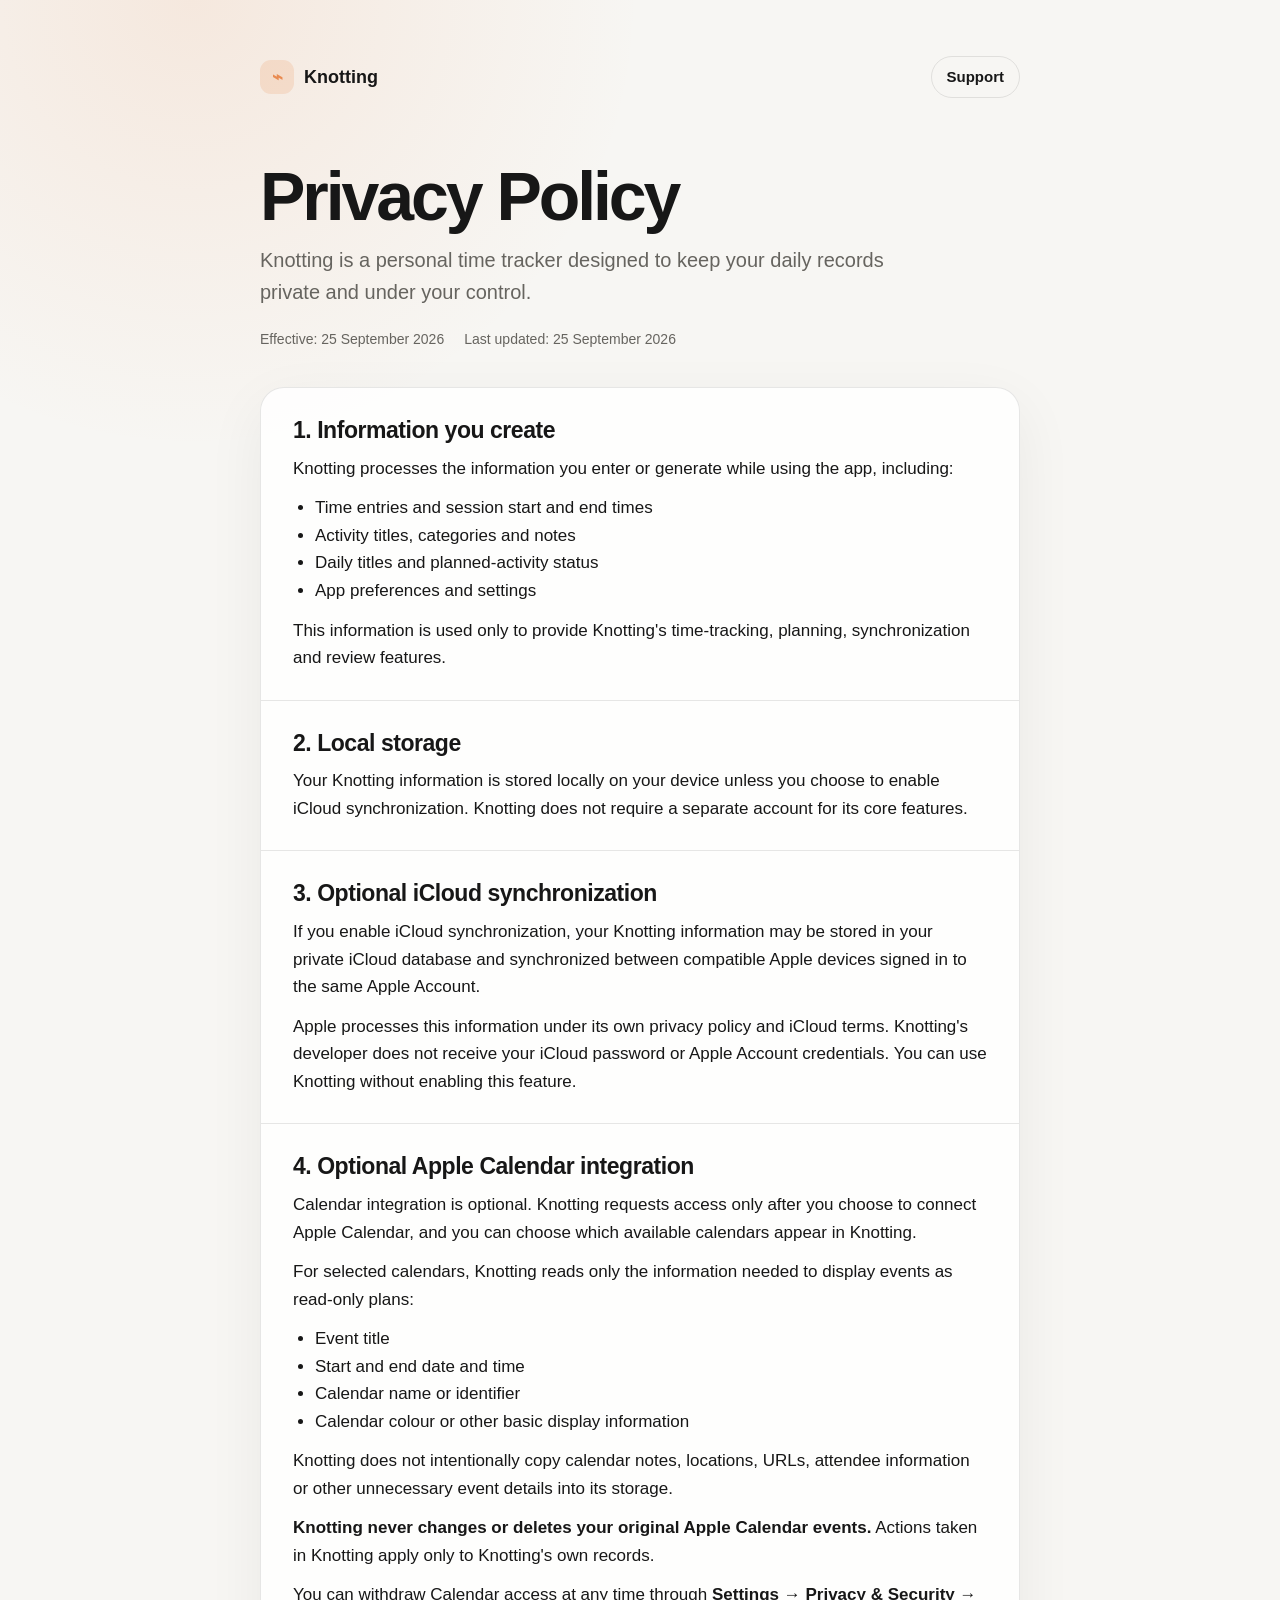
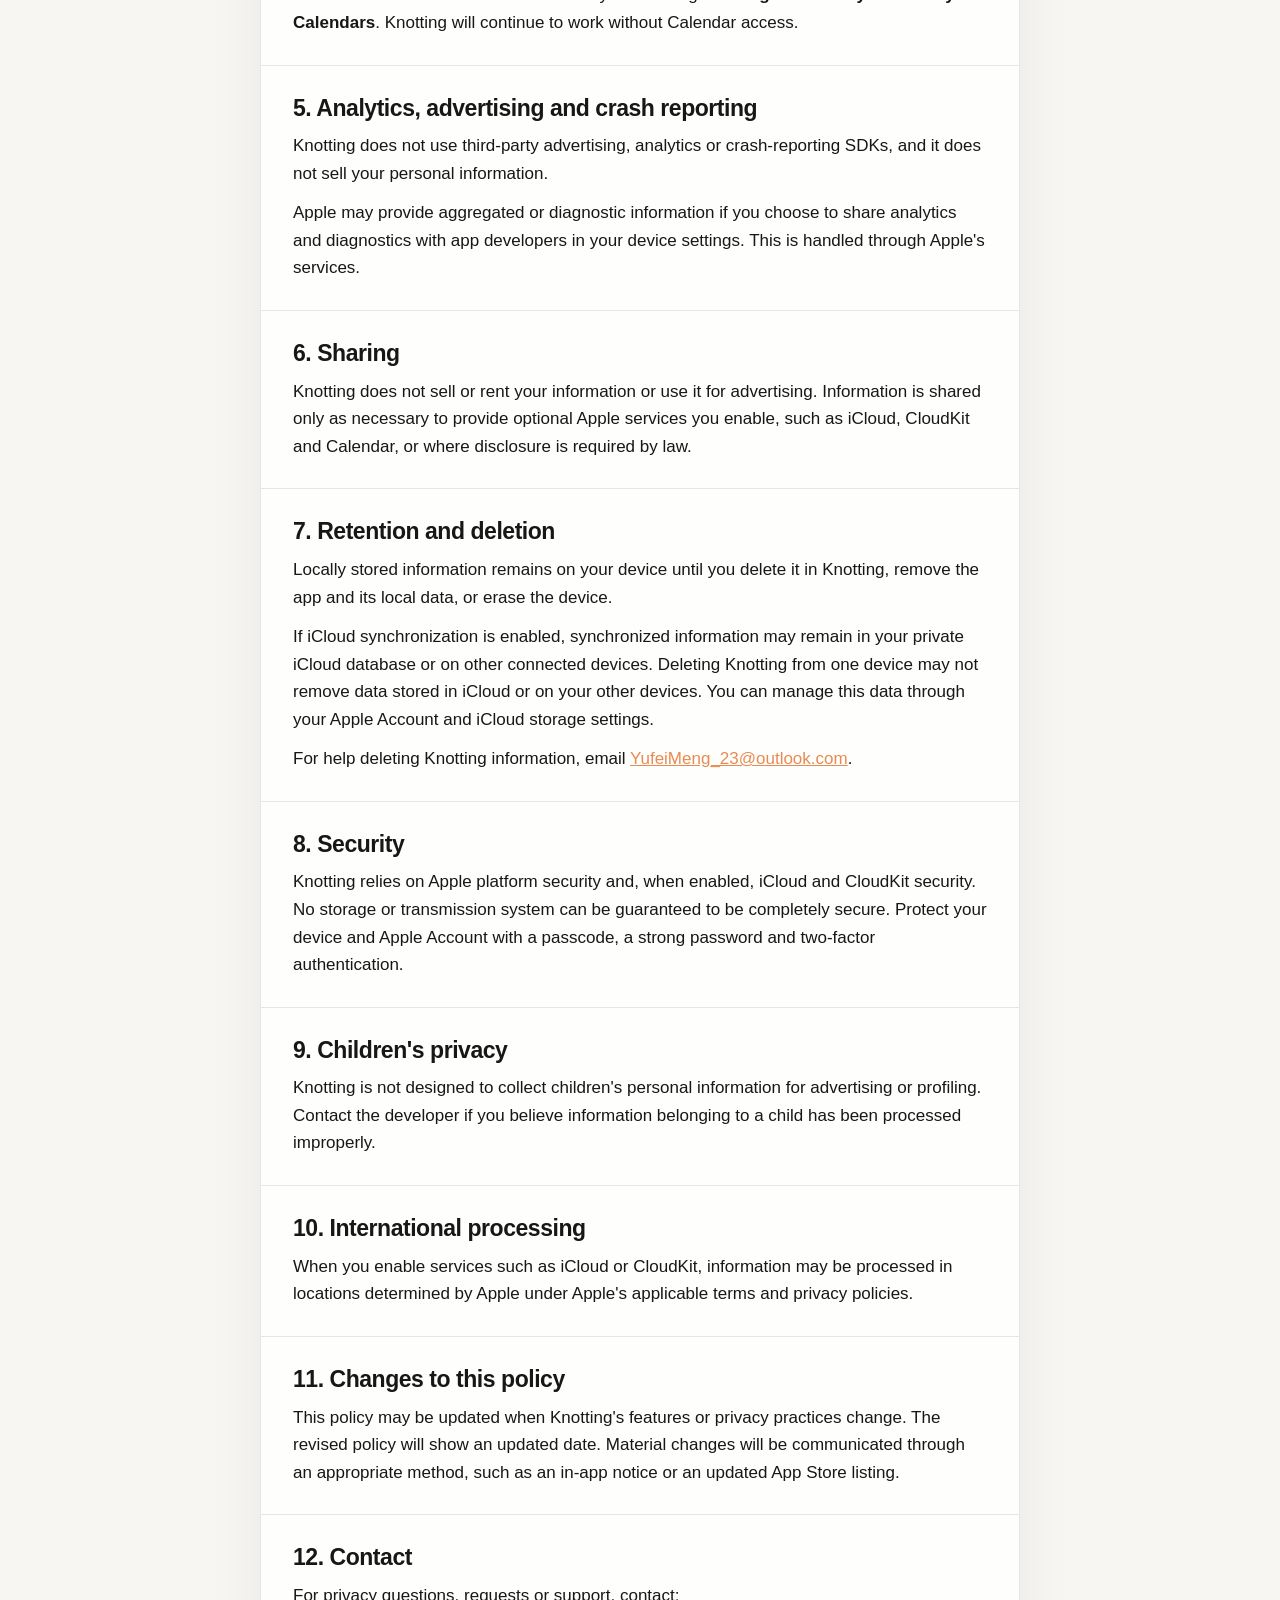
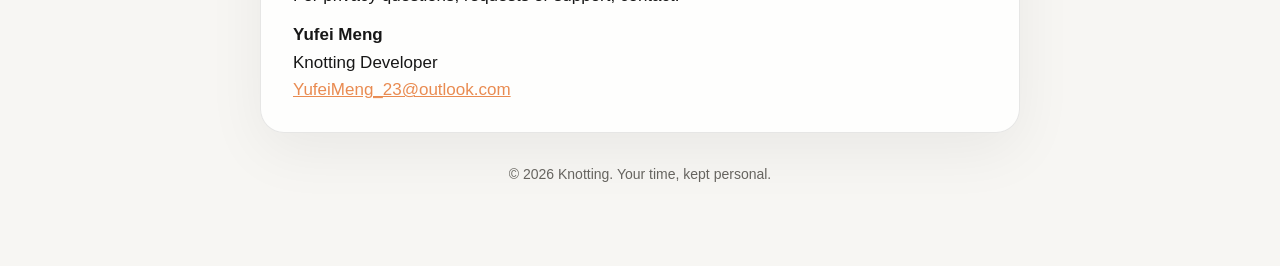
<file: index.html>
<!doctype html>
<html lang="en">
<head>
  <meta charset="utf-8">
  <meta name="viewport" content="width=device-width, initial-scale=1">
  <meta name="description" content="Privacy information for Knotting, a visual time tracker for Apple devices.">
  <title>Knotting — Privacy</title>
  <link rel="stylesheet" href="styles.css">
</head>
<body>
  <main>
    <nav class="topbar" aria-label="Primary navigation">
      <a class="brand" href="./" aria-label="Knotting privacy">
        <span class="mark" aria-hidden="true">⌁</span>
        <span>Knotting</span>
      </a>
      <a class="nav-link" href="support/">Support</a>
    </nav>

    <header>
      <h1>Privacy Policy</h1>
      <p class="intro">Knotting is a personal time tracker designed to keep your daily records private and under your control.</p>
      <div class="metadata">
        <span>Effective: 25 September 2026</span>
        <span>Last updated: 25 September 2026</span>
      </div>
    </header>

    <article>
      <section>
        <h2>1. Information you create</h2>
        <p>Knotting processes the information you enter or generate while using the app, including:</p>
        <ul>
          <li>Time entries and session start and end times</li>
          <li>Activity titles, categories and notes</li>
          <li>Daily titles and planned-activity status</li>
          <li>App preferences and settings</li>
        </ul>
        <p>This information is used only to provide Knotting's time-tracking, planning, synchronization and review features.</p>
      </section>

      <section>
        <h2>2. Local storage</h2>
        <p>Your Knotting information is stored locally on your device unless you choose to enable iCloud synchronization. Knotting does not require a separate account for its core features.</p>
      </section>

      <section>
        <h2>3. Optional iCloud synchronization</h2>
        <p>If you enable iCloud synchronization, your Knotting information may be stored in your private iCloud database and synchronized between compatible Apple devices signed in to the same Apple Account.</p>
        <p>Apple processes this information under its own privacy policy and iCloud terms. Knotting's developer does not receive your iCloud password or Apple Account credentials. You can use Knotting without enabling this feature.</p>
      </section>

      <section>
        <h2>4. Optional Apple Calendar integration</h2>
        <p>Calendar integration is optional. Knotting requests access only after you choose to connect Apple Calendar, and you can choose which available calendars appear in Knotting.</p>
        <p>For selected calendars, Knotting reads only the information needed to display events as read-only plans:</p>
        <ul>
          <li>Event title</li>
          <li>Start and end date and time</li>
          <li>Calendar name or identifier</li>
          <li>Calendar colour or other basic display information</li>
        </ul>
        <p>Knotting does not intentionally copy calendar notes, locations, URLs, attendee information or other unnecessary event details into its storage.</p>
        <p><strong>Knotting never changes or deletes your original Apple Calendar events.</strong> Actions taken in Knotting apply only to Knotting's own records.</p>
        <p>You can withdraw Calendar access at any time through <strong>Settings → Privacy &amp; Security → Calendars</strong>. Knotting will continue to work without Calendar access.</p>
      </section>

      <section>
        <h2>5. Analytics, advertising and crash reporting</h2>
        <p>Knotting does not use third-party advertising, analytics or crash-reporting SDKs, and it does not sell your personal information.</p>
        <p>Apple may provide aggregated or diagnostic information if you choose to share analytics and diagnostics with app developers in your device settings. This is handled through Apple's services.</p>
      </section>

      <section>
        <h2>6. Sharing</h2>
        <p>Knotting does not sell or rent your information or use it for advertising. Information is shared only as necessary to provide optional Apple services you enable, such as iCloud, CloudKit and Calendar, or where disclosure is required by law.</p>
      </section>

      <section>
        <h2>7. Retention and deletion</h2>
        <p>Locally stored information remains on your device until you delete it in Knotting, remove the app and its local data, or erase the device.</p>
        <p>If iCloud synchronization is enabled, synchronized information may remain in your private iCloud database or on other connected devices. Deleting Knotting from one device may not remove data stored in iCloud or on your other devices. You can manage this data through your Apple Account and iCloud storage settings.</p>
        <p>For help deleting Knotting information, email <a href="mailto:YufeiMeng_23@outlook.com">YufeiMeng_23@outlook.com</a>.</p>
      </section>

      <section>
        <h2>8. Security</h2>
        <p>Knotting relies on Apple platform security and, when enabled, iCloud and CloudKit security. No storage or transmission system can be guaranteed to be completely secure. Protect your device and Apple Account with a passcode, a strong password and two-factor authentication.</p>
      </section>

      <section>
        <h2>9. Children's privacy</h2>
        <p>Knotting is not designed to collect children's personal information for advertising or profiling. Contact the developer if you believe information belonging to a child has been processed improperly.</p>
      </section>

      <section>
        <h2>10. International processing</h2>
        <p>When you enable services such as iCloud or CloudKit, information may be processed in locations determined by Apple under Apple's applicable terms and privacy policies.</p>
      </section>

      <section>
        <h2>11. Changes to this policy</h2>
        <p>This policy may be updated when Knotting's features or privacy practices change. The revised policy will show an updated date. Material changes will be communicated through an appropriate method, such as an in-app notice or an updated App Store listing.</p>
      </section>

      <section>
        <h2>12. Contact</h2>
        <p>For privacy questions, requests or support, contact:</p>
        <p><strong>Yufei Meng</strong><br>Knotting Developer<br><a href="mailto:YufeiMeng_23@outlook.com">YufeiMeng_23@outlook.com</a></p>
      </section>
    </article>

    <footer>© 2026 Knotting. Your time, kept personal.</footer>
  </main>
</body>
</html>
</file>
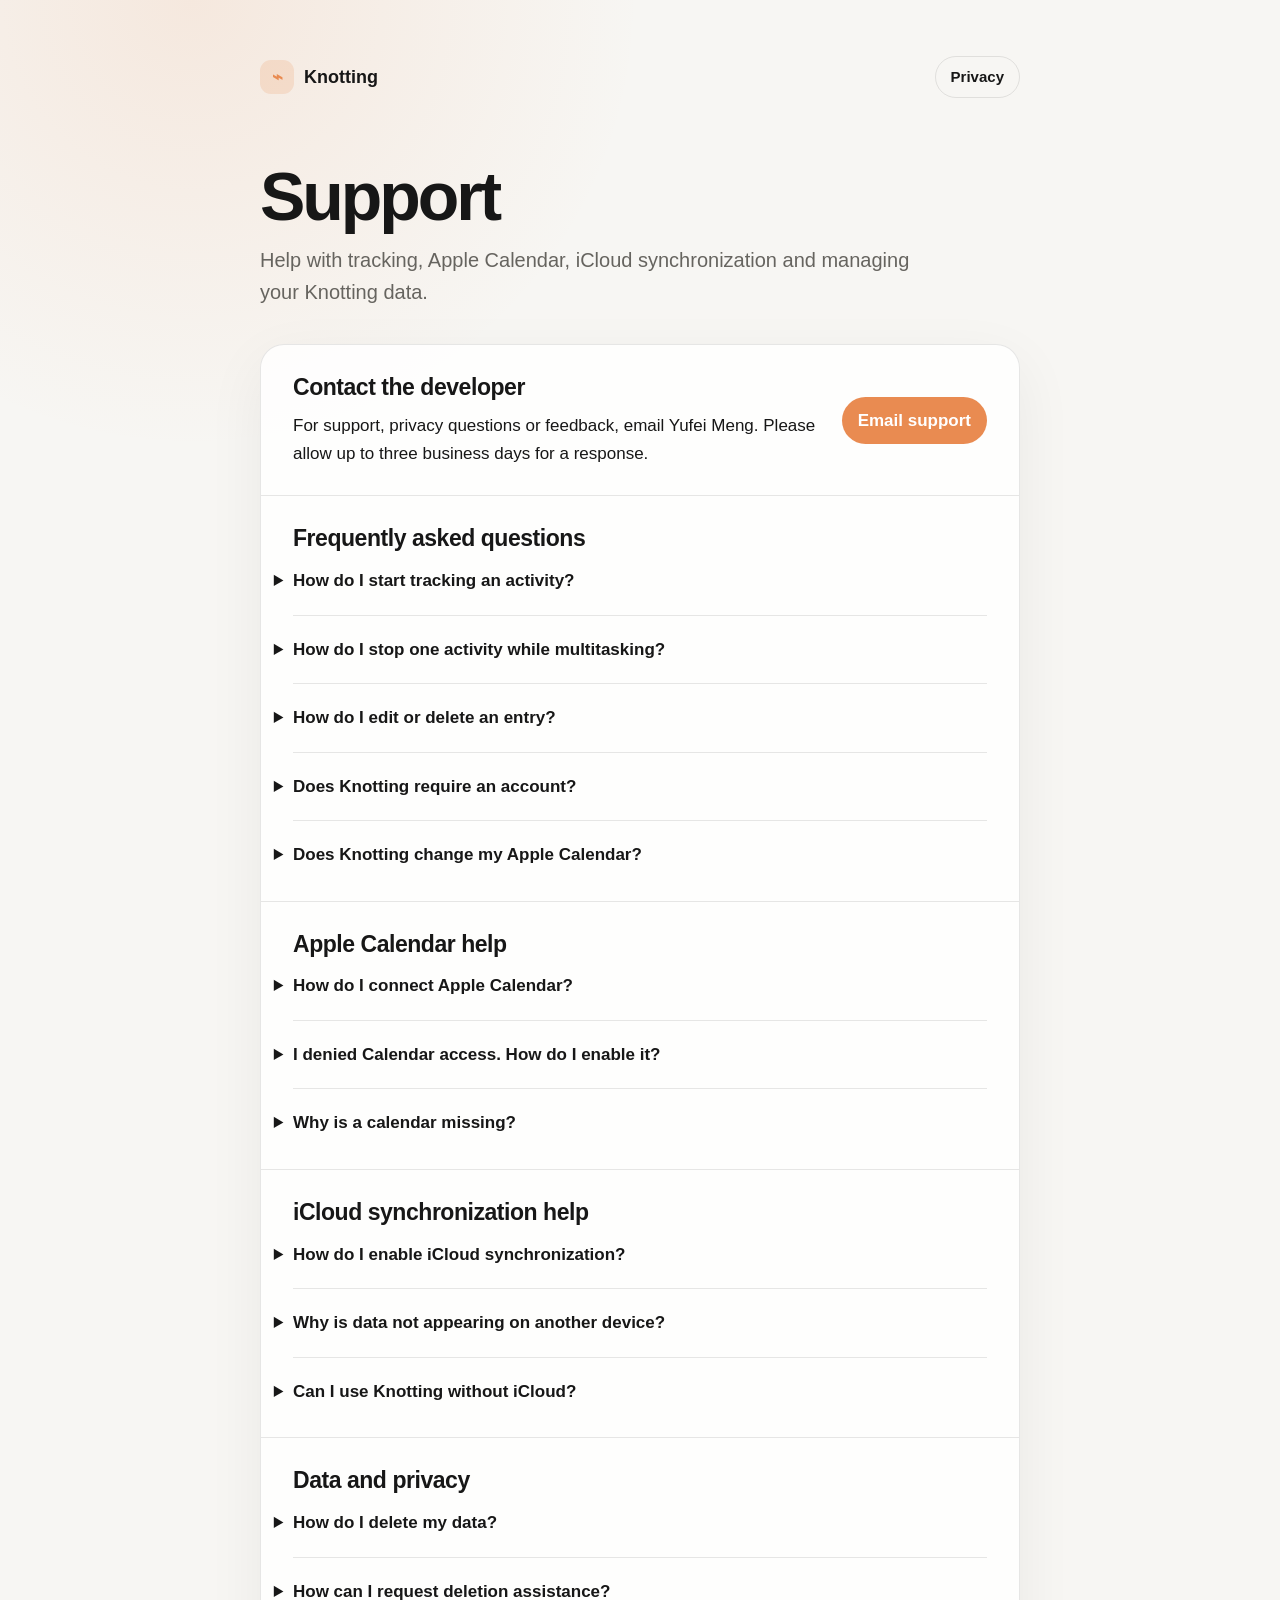
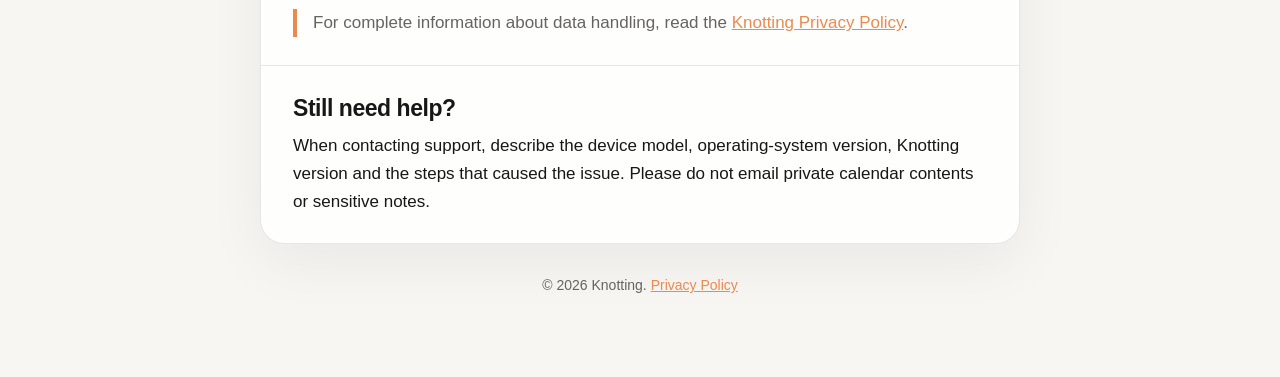
<file: support/index.html>
<!doctype html>
<html lang="en">
<head>
  <meta charset="utf-8">
  <meta name="viewport" content="width=device-width, initial-scale=1">
  <meta name="description" content="Help, frequently asked questions and contact information for Knotting.">
  <title>Knotting — Support</title>
  <link rel="stylesheet" href="../styles.css">
</head>
<body>
  <main>
    <nav class="topbar" aria-label="Primary navigation">
      <a class="brand" href="../" aria-label="Knotting privacy">
        <span class="mark" aria-hidden="true">⌁</span>
        <span>Knotting</span>
      </a>
      <a class="nav-link" href="../">Privacy</a>
    </nav>

    <header>
      <h1>Support</h1>
      <p class="intro">Help with tracking, Apple Calendar, iCloud synchronization and managing your Knotting data.</p>
    </header>

    <article>
      <section class="contact-card">
        <div>
          <h2>Contact the developer</h2>
          <p>For support, privacy questions or feedback, email Yufei Meng. Please allow up to three business days for a response.</p>
        </div>
        <a href="mailto:YufeiMeng_23@outlook.com?subject=Knotting%20Support">Email support</a>
      </section>

      <section>
        <h2>Frequently asked questions</h2>

        <details>
          <summary>How do I start tracking an activity?</summary>
          <p>Open Today and tap Start, choose an activity, optionally enter a title, and begin the timer. When multitasking, use the add-activity control to start another activity alongside the current one.</p>
        </details>

        <details>
          <summary>How do I stop one activity while multitasking?</summary>
          <p>Tap the live activity on the timeline to open its details, then stop that activity. Use Stop all only when you want to finish every active timer.</p>
        </details>

        <details>
          <summary>How do I edit or delete an entry?</summary>
          <p>Tap its block on the daily timeline. From the entry editor, you can update its activity, title, note, start time or end time, or delete the entry.</p>
        </details>

        <details>
          <summary>Does Knotting require an account?</summary>
          <p>No. Core tracking works without a separate Knotting account. Optional iCloud synchronization uses the Apple Account already signed in on your device.</p>
        </details>

        <details>
          <summary>Does Knotting change my Apple Calendar?</summary>
          <p>No. Calendar events are displayed as read-only plans. Starting or completing one in Knotting creates or updates only Knotting's own record; the original calendar event is never changed or deleted.</p>
        </details>
      </section>

      <section>
        <h2>Apple Calendar help</h2>

        <details>
          <summary>How do I connect Apple Calendar?</summary>
          <p>In Knotting, open the add menu, select Apple Calendar, review the explanation and choose Connect. After granting access, choose the calendars you want to show.</p>
        </details>

        <details>
          <summary>I denied Calendar access. How do I enable it?</summary>
          <ol>
            <li>Open the Settings app on your device.</li>
            <li>Go to Privacy &amp; Security → Calendars.</li>
            <li>Select Knotting and allow the requested access.</li>
            <li>Return to Knotting and reconnect or refresh your calendars.</li>
          </ol>
        </details>

        <details>
          <summary>Why is a calendar missing?</summary>
          <p>Confirm that the calendar is enabled in Apple Calendar and included in Knotting's selected-calendar list. If it still does not appear, verify Calendar permission in Settings and restart Knotting.</p>
        </details>
      </section>

      <section>
        <h2>iCloud synchronization help</h2>

        <details>
          <summary>How do I enable iCloud synchronization?</summary>
          <p>Make sure your device is signed in to iCloud, iCloud Drive is enabled, and Knotting is allowed to use iCloud. Then enable synchronization from Knotting's Sync settings.</p>
        </details>

        <details>
          <summary>Why is data not appearing on another device?</summary>
          <ul>
            <li>Confirm both devices use the same Apple Account.</li>
            <li>Confirm iCloud Drive and Knotting's iCloud access are enabled on both devices.</li>
            <li>Connect both devices to the internet and open Knotting.</li>
            <li>Allow a few minutes for the first synchronization.</li>
            <li>Check that your iCloud storage is not full.</li>
          </ul>
        </details>

        <details>
          <summary>Can I use Knotting without iCloud?</summary>
          <p>Yes. iCloud synchronization is optional. Without it, your Knotting records remain stored locally on the device where you created them.</p>
        </details>
      </section>

      <section>
        <h2>Data and privacy</h2>

        <details>
          <summary>How do I delete my data?</summary>
          <p>You can delete individual entries and activities within Knotting. If iCloud synchronization is enabled, deletions may synchronize to your other devices. Removing the app from one device may not remove data stored in your private iCloud database or on other devices.</p>
        </details>

        <details>
          <summary>How can I request deletion assistance?</summary>
          <p>Email <a href="mailto:YufeiMeng_23@outlook.com?subject=Knotting%20Data%20Deletion">YufeiMeng_23@outlook.com</a> with the subject “Knotting Data Deletion.” Because Knotting does not operate a separate user-account database, support may guide you through removing local or private iCloud data on your devices.</p>
        </details>

        <p class="note">For complete information about data handling, read the <a href="../">Knotting Privacy Policy</a>.</p>
      </section>

      <section>
        <h2>Still need help?</h2>
        <p>When contacting support, describe the device model, operating-system version, Knotting version and the steps that caused the issue. Please do not email private calendar contents or sensitive notes.</p>
      </section>
    </article>

    <footer>© 2026 Knotting. <a href="../">Privacy Policy</a></footer>
  </main>
</body>
</html>
</file>
<file: styles.css>
:root {
  color-scheme: light dark;
  --accent: #e98b51;
  --page: #f7f6f3;
  --card: rgba(255, 255, 255, 0.82);
  --text: #171717;
  --muted: #66645f;
  --line: rgba(23, 23, 23, 0.1);
}

@media (prefers-color-scheme: dark) {
  :root {
    --page: #111110;
    --card: rgba(31, 30, 28, 0.9);
    --text: #f5f3ef;
    --muted: #aaa69f;
    --line: rgba(255, 255, 255, 0.12);
  }
}

* { box-sizing: border-box; }

html { scroll-behavior: smooth; }

body {
  margin: 0;
  background:
    radial-gradient(circle at 15% 0%, color-mix(in srgb, var(--accent) 13%, transparent), transparent 28rem),
    var(--page);
  color: var(--text);
  font-family: -apple-system, BlinkMacSystemFont, "SF Pro Text", "Segoe UI", sans-serif;
  font-size: 17px;
  line-height: 1.62;
}

main {
  width: min(760px, calc(100% - 32px));
  margin: 0 auto;
  padding: 56px 0 80px;
}

.brand {
  display: inline-flex;
  align-items: center;
  gap: 10px;
  color: var(--text);
  font-size: 18px;
  font-weight: 700;
  text-decoration: none;
}

.topbar {
  display: flex;
  align-items: center;
  justify-content: space-between;
  gap: 18px;
}

.nav-link {
  border: 1px solid var(--line);
  border-radius: 999px;
  padding: 8px 15px;
  color: var(--text);
  font-size: 15px;
  font-weight: 600;
  text-decoration: none;
}

.nav-link:hover {
  border-color: color-mix(in srgb, var(--accent) 55%, var(--line));
  color: var(--accent);
}

.mark {
  display: grid;
  width: 34px;
  height: 34px;
  place-items: center;
  border-radius: 11px;
  background: color-mix(in srgb, var(--accent) 18%, transparent);
  color: var(--accent);
}

header { margin: 64px 0 36px; }

h1 {
  margin: 0 0 12px;
  font-size: clamp(42px, 9vw, 68px);
  line-height: 1.02;
  letter-spacing: -0.045em;
}

.intro {
  max-width: 650px;
  margin: 0;
  color: var(--muted);
  font-size: 20px;
}

.metadata {
  display: flex;
  flex-wrap: wrap;
  gap: 8px 20px;
  margin-top: 20px;
  color: var(--muted);
  font-size: 14px;
}

article {
  overflow: hidden;
  border: 1px solid var(--line);
  border-radius: 24px;
  background: var(--card);
  box-shadow: 0 18px 60px rgba(0, 0, 0, 0.06);
}

section { padding: 28px 32px; }
section + section { border-top: 1px solid var(--line); }

h2 {
  margin: 0 0 10px;
  font-size: 23px;
  line-height: 1.25;
  letter-spacing: -0.02em;
}

p, ul { margin: 0; }
p + p, p + ul, ul + p { margin-top: 12px; }
ul { padding-left: 22px; }

a { color: var(--accent); }
a:hover { text-decoration-thickness: 2px; }

footer {
  margin-top: 30px;
  color: var(--muted);
  font-size: 14px;
  text-align: center;
}

.contact-card {
  display: flex;
  align-items: center;
  justify-content: space-between;
  gap: 20px;
}

.contact-card a {
  flex: none;
  border-radius: 999px;
  padding: 10px 16px;
  background: var(--accent);
  color: white;
  font-weight: 700;
  text-decoration: none;
}

details + details { border-top: 1px solid var(--line); }

details { padding: 20px 0; }

details:first-of-type { padding-top: 4px; }
details:last-of-type { padding-bottom: 4px; }

summary {
  cursor: pointer;
  font-weight: 700;
  list-style-position: outside;
}

details p, details ol, details ul {
  margin: 12px 0 0 20px;
  color: var(--muted);
}

.note {
  border-left: 4px solid var(--accent);
  padding-left: 16px;
  color: var(--muted);
}

@media (max-width: 560px) {
  main { padding-top: 28px; }
  header { margin-top: 48px; }
  section { padding: 24px 22px; }
  .contact-card { align-items: flex-start; flex-direction: column; }
}
</file>
